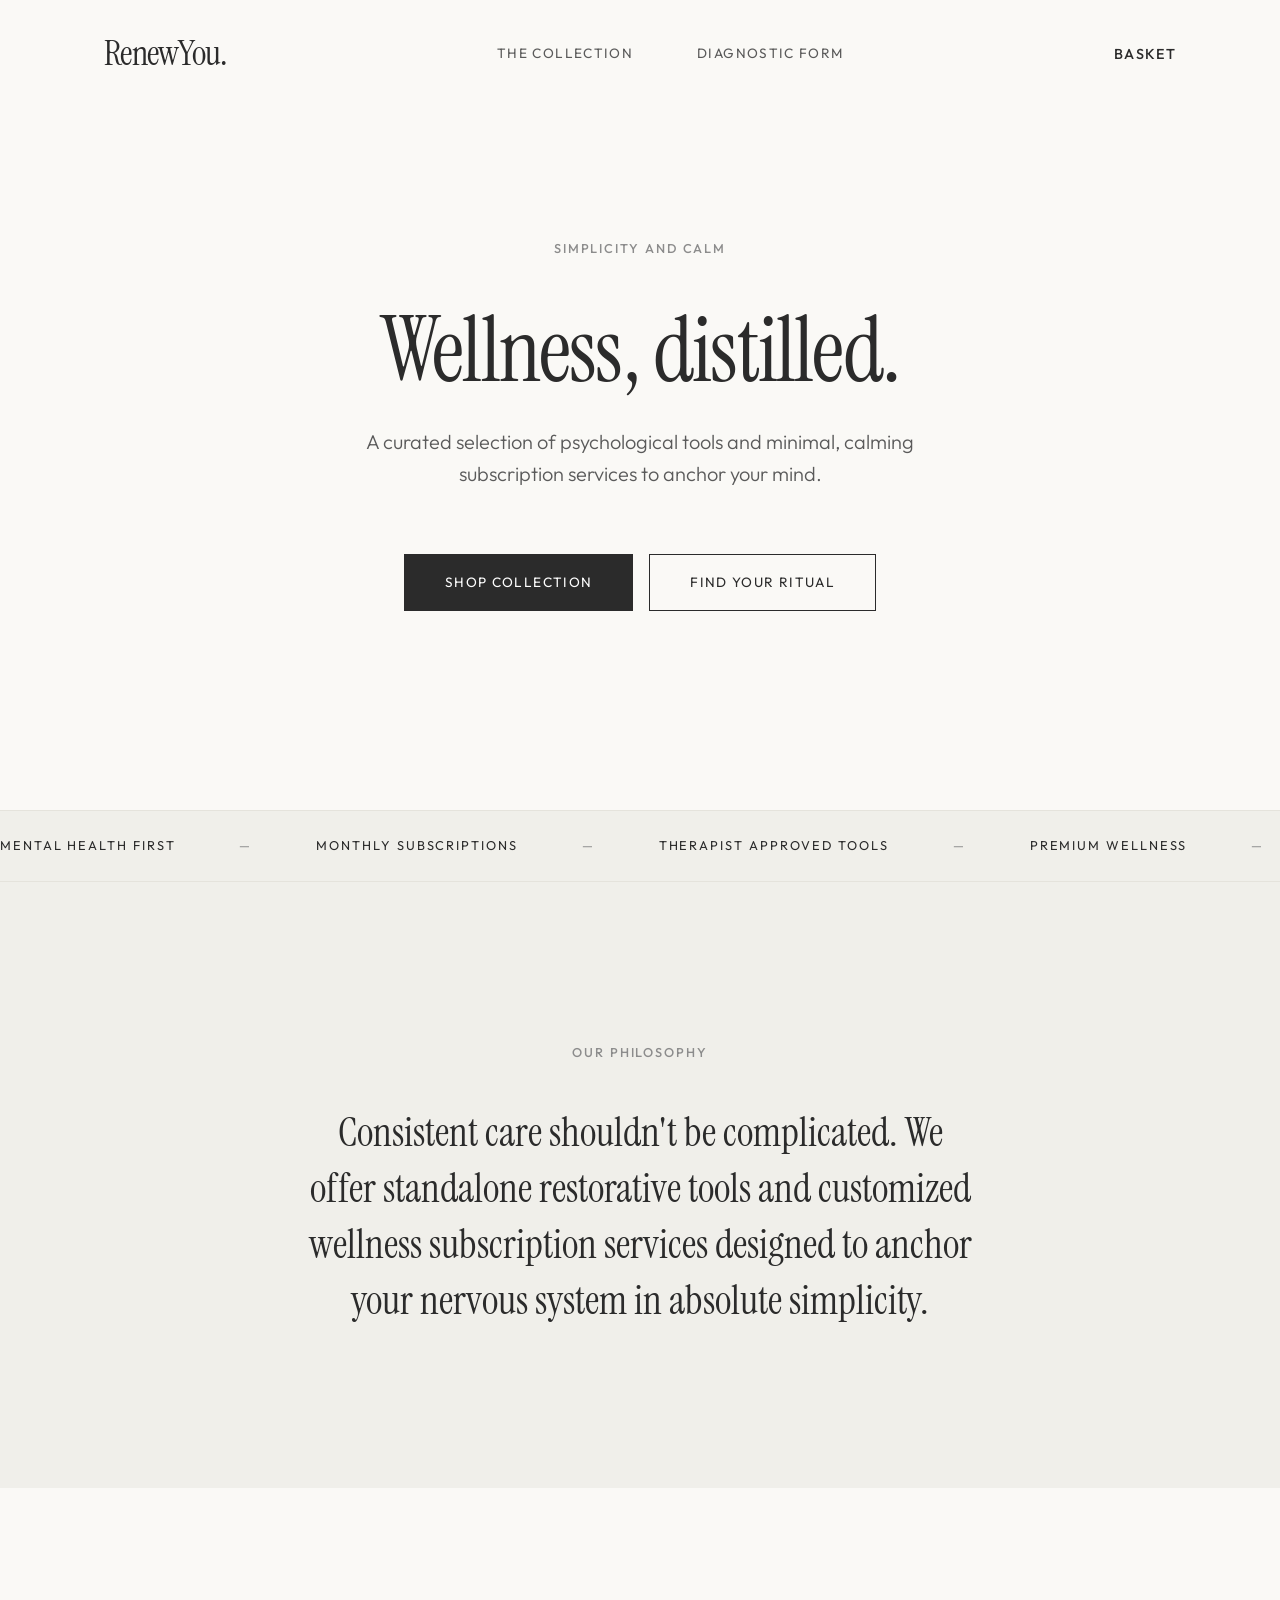
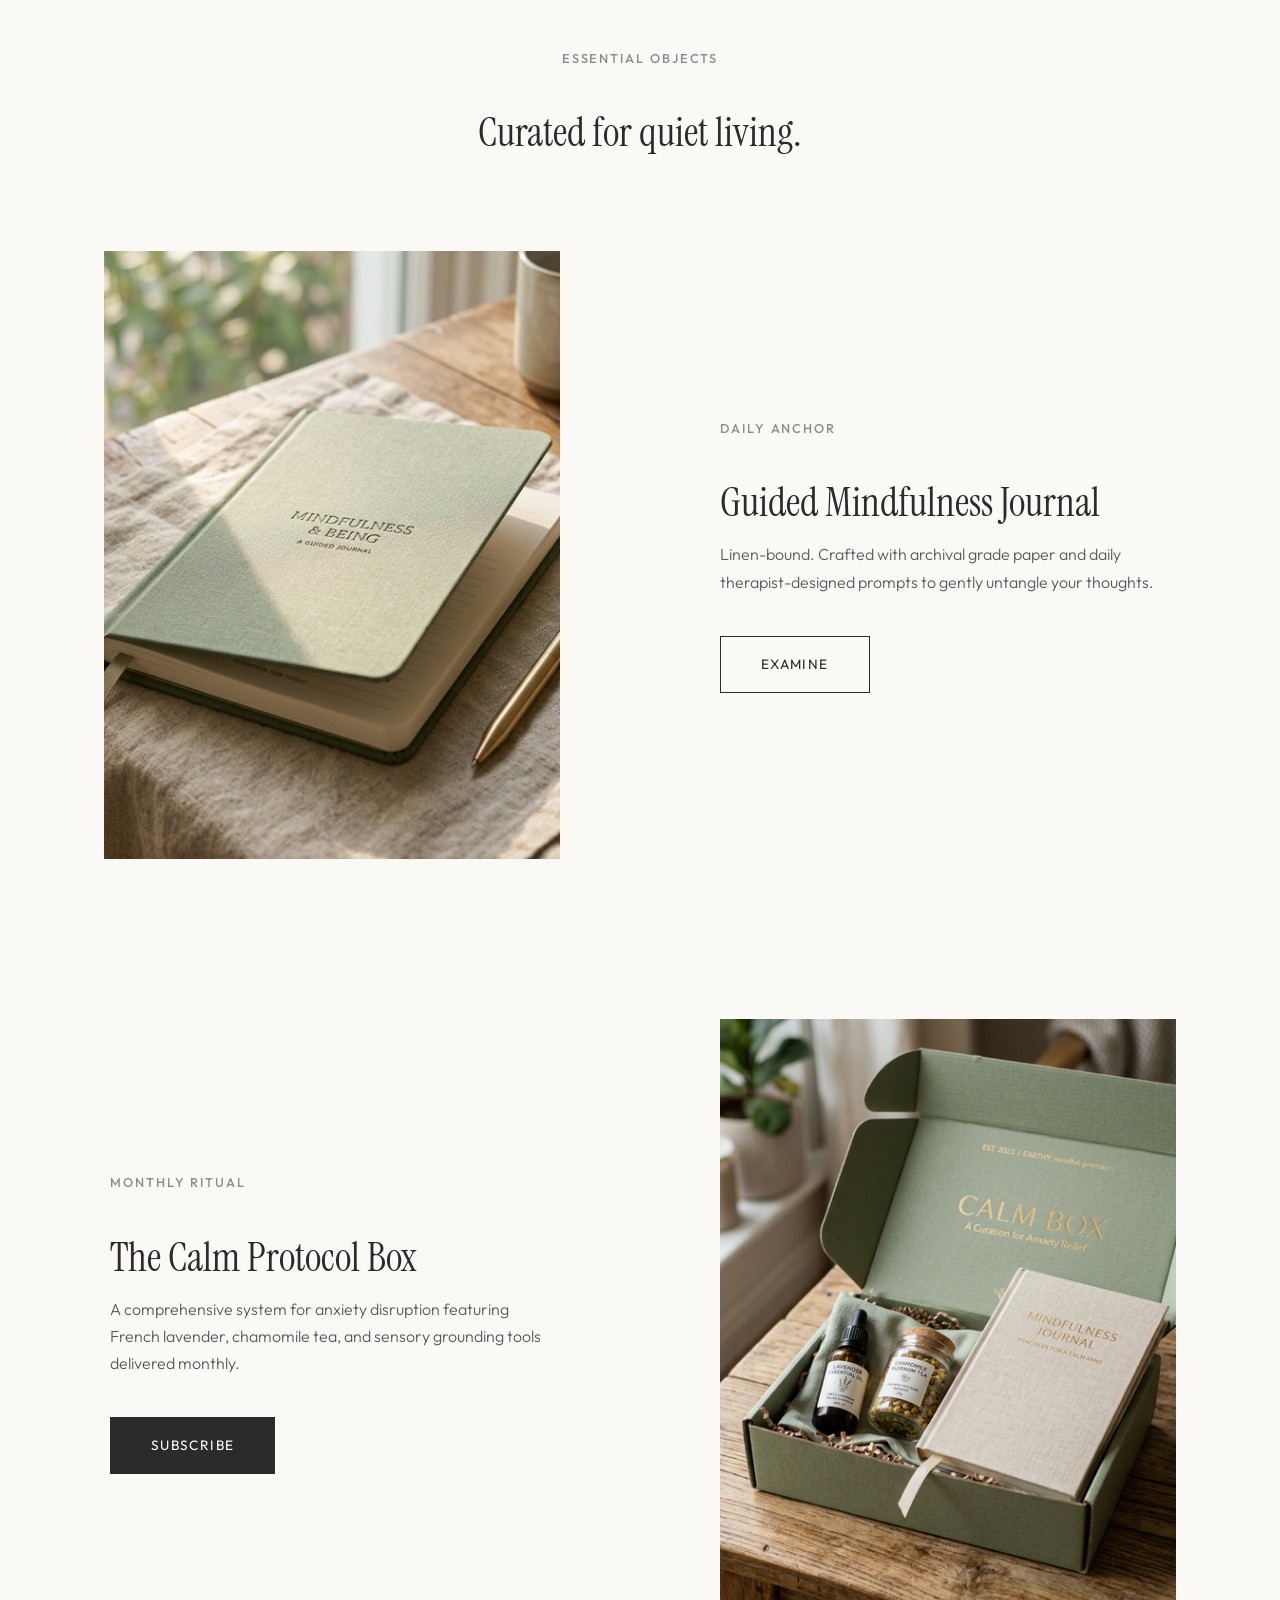
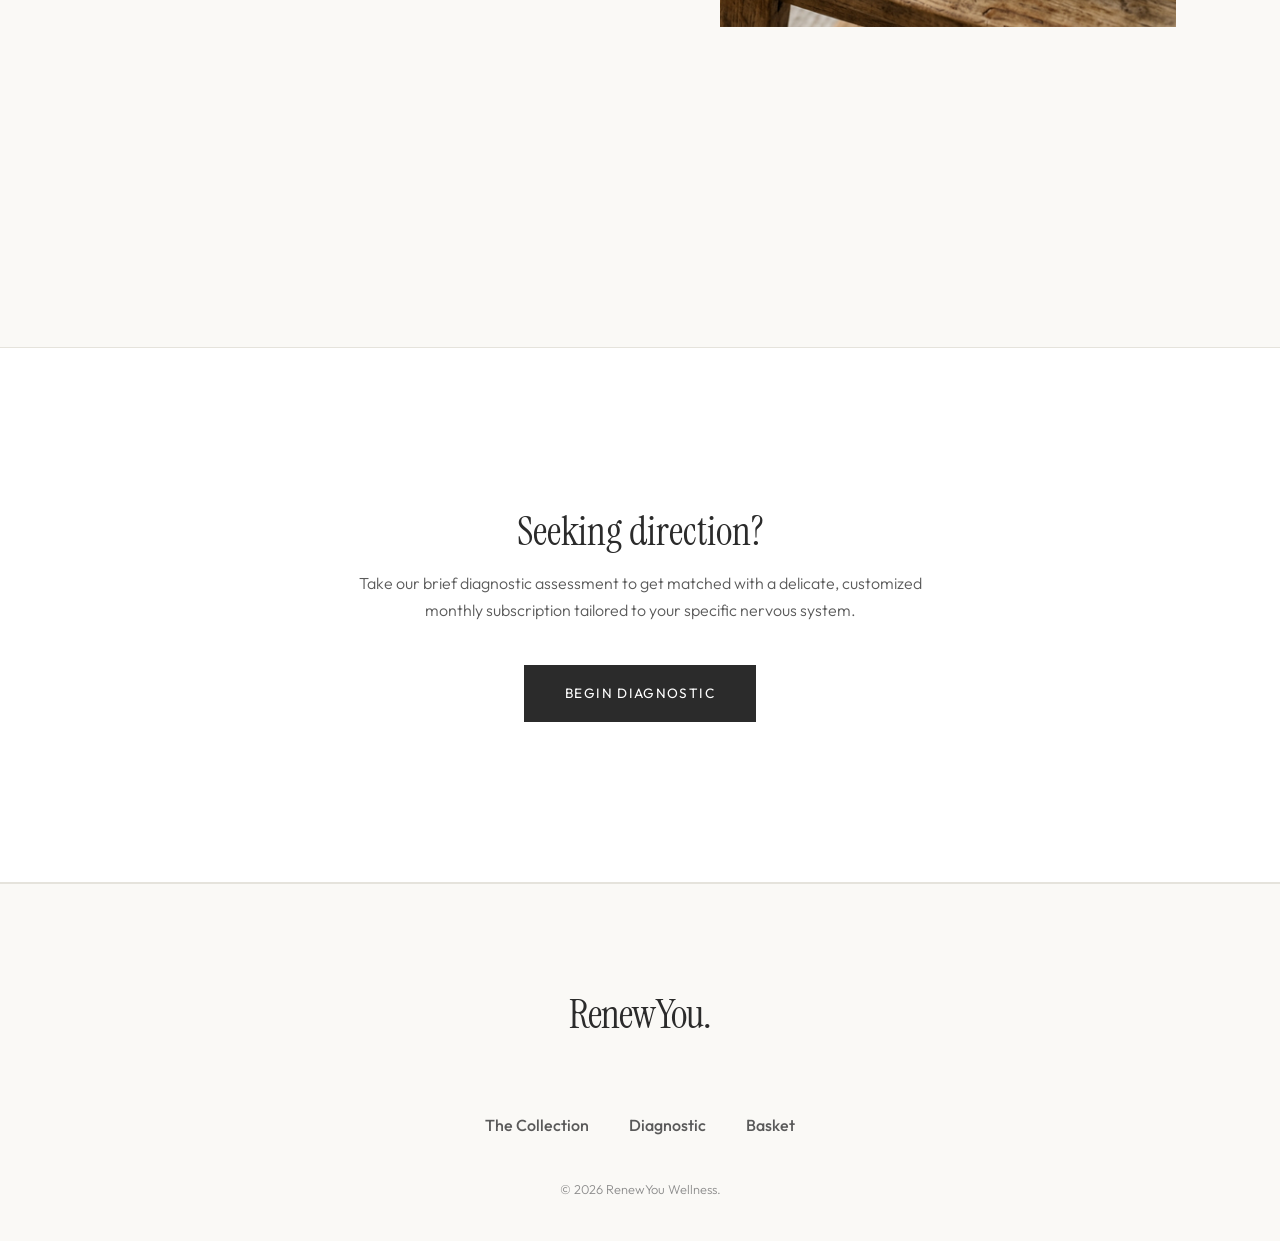
<file: index.html>
<!DOCTYPE html>
<html lang="en">

<head>
  <meta charset="UTF-8">
  <meta name="viewport" content="width=device-width, initial-scale=1.0">
  <title>RenewYou — Cultivating Calm</title>
  <link rel="stylesheet" href="global.css">
  <style>
    /* Minimal Hero */
    .hero {
      min-height: 90vh;
      display: flex;
      align-items: center;
      justify-content: center;
      padding: var(--sp-2xl) var(--sp-lg);
      background: var(--clr-bg);
      text-align: center;
      padding-top: 15vh;
    }

    .hero-content {
      max-width: 800px;
      display: flex;
      flex-direction: column;
      align-items: center;
    }

    .hero-title {
      font-size: var(--fs-display);
      margin-bottom: var(--sp-md);
      color: var(--clr-dark);
      letter-spacing: -0.02em;
    }

    .hero-subtitle {
      font-size: 1.25rem;
      color: var(--clr-text);
      margin-bottom: var(--sp-xl);
      max-width: 600px;
      line-height: 1.6;
      font-weight: 300;
    }

    .manifesto {
      padding: var(--sp-3xl) 0;
      text-align: center;
      background: var(--clr-surface-alt);
    }

    .manifesto-inner {
      max-width: 800px;
      margin: 0 auto;
    }

    .manifesto-text {
      font-size: clamp(1.8rem, 3.5vw, 2.5rem);
      line-height: 1.4;
      color: var(--clr-dark);
      font-family: var(--ff-display);
    }

    .featured-gallery {
      padding: var(--sp-3xl) 0;
      background: var(--clr-bg);
    }

    .gallery-grid {
      display: grid;
      grid-template-columns: 1fr 1fr;
      gap: var(--sp-3xl);
      align-items: center;
      margin-bottom: var(--sp-3xl);
    }

    .gallery-img-wrapper {
      position: relative;
      overflow: hidden;
      background: var(--clr-border);
    }

    .gallery-img-wrapper img {
      width: 100%;
      height: auto;
      aspect-ratio: 3/4;
      object-fit: cover;
      transition: transform 2s var(--ease);
    }

    .gallery-img-wrapper:hover img {
      transform: scale(1.03);
    }

    .gallery-txt {
      padding: var(--sp-lg) 0;
      max-width: 450px;
    }

    .gallery-grid.reversed {
      direction: rtl;
    }

    .gallery-grid.reversed>* {
      direction: ltr;
    }

    .cta-section {
      padding: var(--sp-3xl) var(--sp-md);
      text-align: center;
      background: var(--clr-surface);
      border-top: 1px solid var(--clr-border);
      border-bottom: 1px solid var(--clr-border);
    }

    .cta-inner {
      max-width: 700px;
      margin: 0 auto;
    }

    @media(max-width:992px) {
      .gallery-grid {
        grid-template-columns: 1fr;
        gap: var(--sp-xl);
      }

      .gallery-grid.reversed {
        direction: ltr;
      }

      .gallery-txt {
        text-align: center;
        margin: 0 auto;
      }
    }
  </style>
</head>

<body>

  <!-- NAVBAR -->
  <nav class="navbar" id="navbar">
    <div class="nav-inner">
      <a href="index.html" class="nav-logo">RenewYou.</a>
      <div class="nav-links desktop-only">
        <a href="shop.html">The Collection</a>
        <a href="quiz.html">Diagnostic Form</a>
      </div>
      <a href="cart.html" class="nav-cart">
        <span style="font-size:var(--fs-sm); font-weight:500;">Basket</span>
        <span class="cart-badge" id="cartBadge"></span>
      </a>
    </div>
  </nav>

  <!-- HERO -->
  <header class="hero">
    <div class="hero-content">
      <span class="section-label reveal">Simplicity and Calm</span>
      <h1 class="hero-title reveal delay-1">Wellness, distilled.</h1>
      <p class="hero-subtitle reveal delay-2">A curated selection of psychological tools and minimal, calming
        subscription services to anchor your mind.</p>
      <div style="display:flex; gap:var(--sp-sm); justify-content:center; flex-wrap:wrap;" class="reveal delay-3">
        <a href="shop.html" class="btn btn-accent">Shop Collection</a>
        <a href="quiz.html" class="btn btn-outline">Find Your Ritual</a>
      </div>
    </div>
  </header>

  <!-- MARQUEE -->
  <div class="marquee-wrapper">
    <div class="marquee-content">
      <span>Mental Health First</span>
      <span>Monthly Subscriptions</span>
      <span>Therapist Approved Tools</span>
      <span>Premium Wellness</span>
      <span>Mental Health First</span>
      <span>Monthly Subscriptions</span>
      <span>Therapist Approved Tools</span>
      <span>Premium Wellness</span>
    </div>
  </div>

  <!-- MANIFESTO -->
  <section class="manifesto reveal">
    <div class="container manifesto-inner reveal delay-1">
      <span class="section-label">Our Philosophy</span>
      <h2 class="manifesto-text">
        Consistent care shouldn't be complicated. We offer standalone restorative tools and customized wellness
        subscription services designed to anchor your nervous system in absolute simplicity.
      </h2>
    </div>
  </section>

  <!-- FEATURED GALLERY -->
  <section class="featured-gallery">
    <div class="container">
      <div style="text-align:center; margin-bottom:var(--sp-2xl);" class="reveal">
        <span class="section-label">Essential Objects</span>
        <h2 style="font-size:var(--fs-h2);">Curated for quiet living.</h2>
      </div>

      <div style="display:flex; flex-direction:column;">

        <div class="gallery-grid">
          <div class="gallery-img-wrapper reveal">
            <img src="assets/journal.png" alt="Guided Mindfulness Journal">
          </div>
          <div class="gallery-txt reveal delay-1">
            <span class="section-label">Daily Anchor</span>
            <h3 style="font-size:var(--fs-h2); margin-bottom:var(--sp-sm);">Guided Mindfulness Journal</h3>
            <p style="margin-bottom:var(--sp-lg);">Linen-bound. Crafted with archival grade paper and daily
              therapist-designed prompts to gently untangle your thoughts.</p>
            <a href="product.html?id=journal" class="btn btn-outline">Examine</a>
          </div>
        </div>

        <div class="gallery-grid reversed">
          <div class="gallery-img-wrapper reveal">
            <img src="assets/calm_box.png" alt="The Calm Box">
          </div>
          <div class="gallery-txt reveal delay-1">
            <span class="section-label">Monthly Ritual</span>
            <h3 style="font-size:var(--fs-h2); margin-bottom:var(--sp-sm);">The Calm Protocol Box</h3>
            <p style="margin-bottom:var(--sp-lg);">A comprehensive system for anxiety disruption featuring French
              lavender, chamomile tea, and sensory grounding tools delivered monthly.</p>
            <a href="product.html?id=calm-box" class="btn btn-accent">Subscribe</a>
          </div>
        </div>

      </div>
    </div>
  </section>

  <!-- CTA -->
  <section class="cta-section reveal">
    <div class="container cta-inner reveal delay-1">
      <h2 style="font-size:var(--fs-h2); margin-bottom:var(--sp-sm);">Seeking direction?</h2>
      <p style="margin:0 auto var(--sp-lg);">Take our brief diagnostic assessment to get matched with a delicate,
        customized monthly subscription tailored to your specific nervous system.</p>
      <a href="quiz.html" class="btn btn-accent">Begin Diagnostic</a>
    </div>
  </section>

  <!-- FOOTER -->
  <footer class="footer">
    <div class="footer-inner container">
      <div class="nav-logo">RenewYou.</div>
      <div style="display:flex; gap:var(--sp-lg); margin:var(--sp-lg) 0; font-family:var(--ff-body); font-weight:500;">
        <a href="shop.html">The Collection</a>
        <a href="quiz.html">Diagnostic</a>
        <a href="cart.html">Basket</a>
      </div>
      <p style="font-size:var(--fs-xs); color:var(--clr-text-light);">© 2026 RenewYou Wellness.</p>
    </div>
  </footer>

  <script src="app.js"></script>
</body>

</html>
</file>
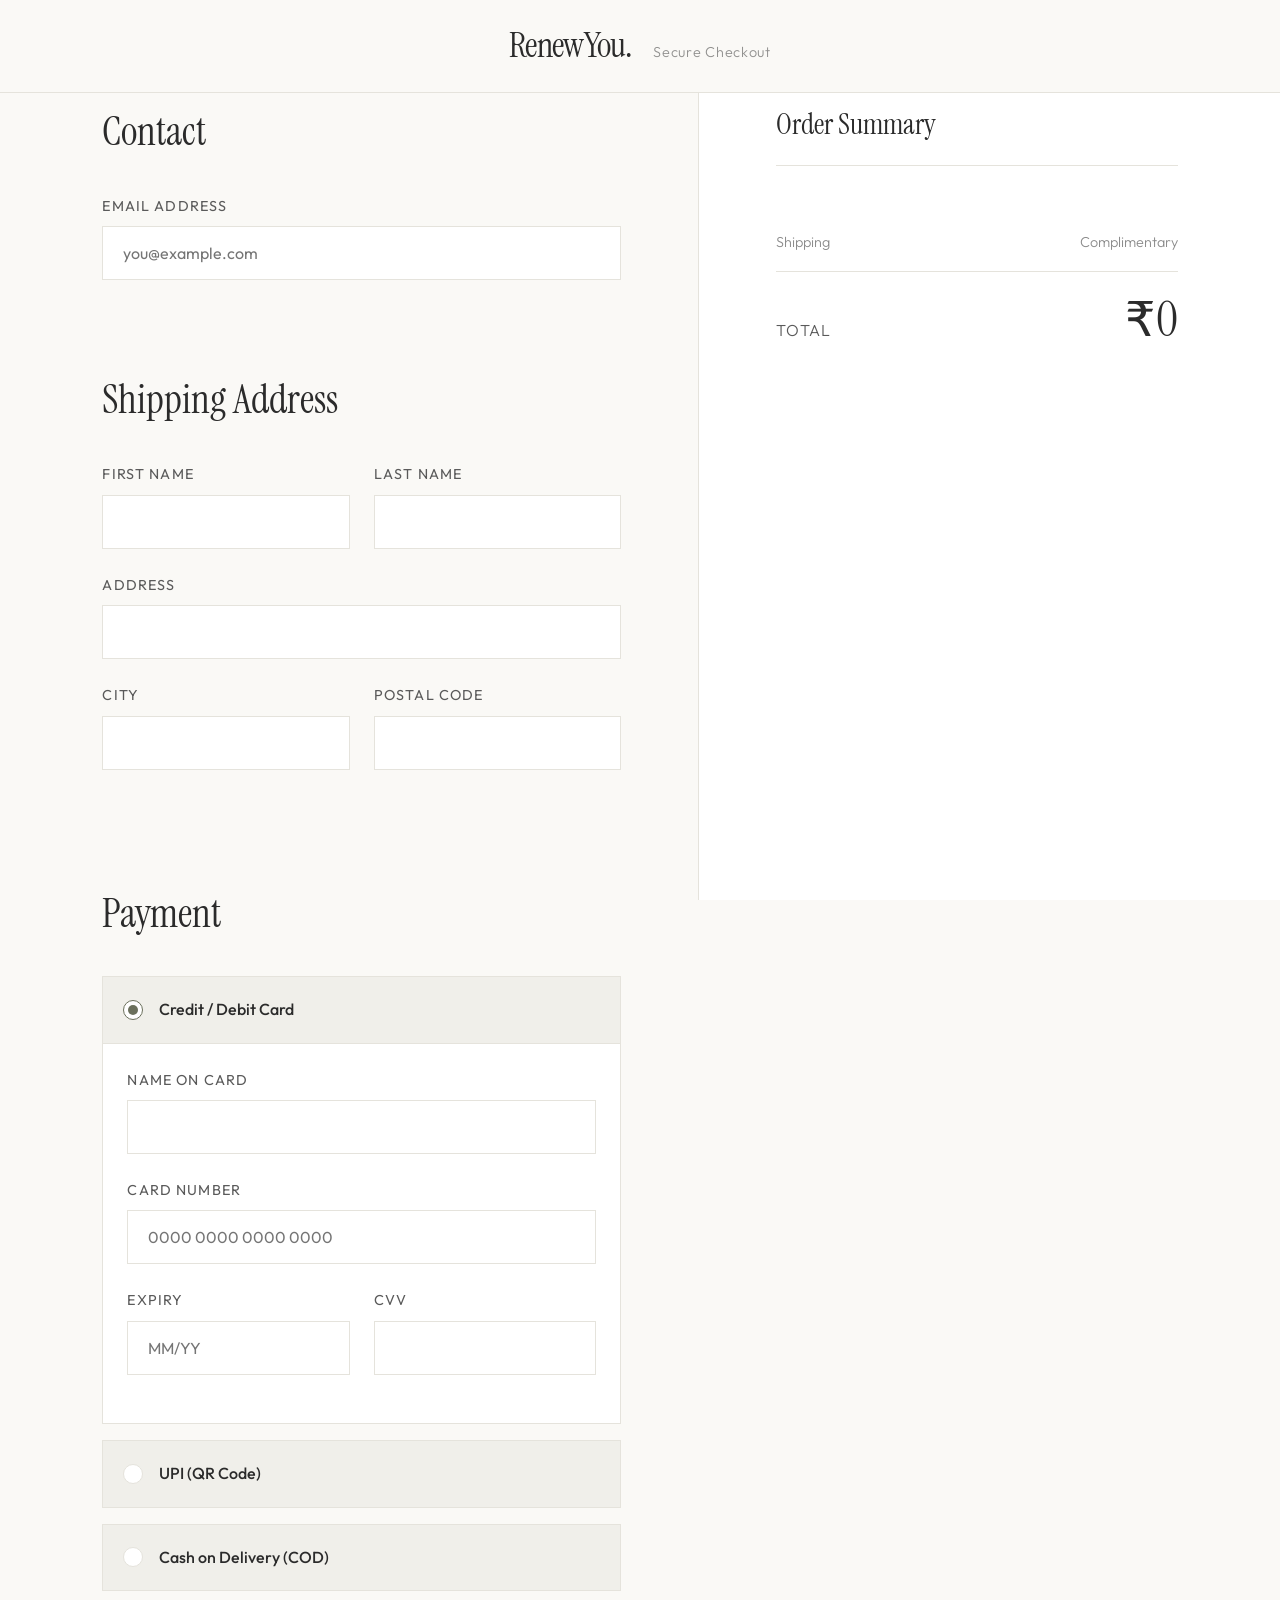
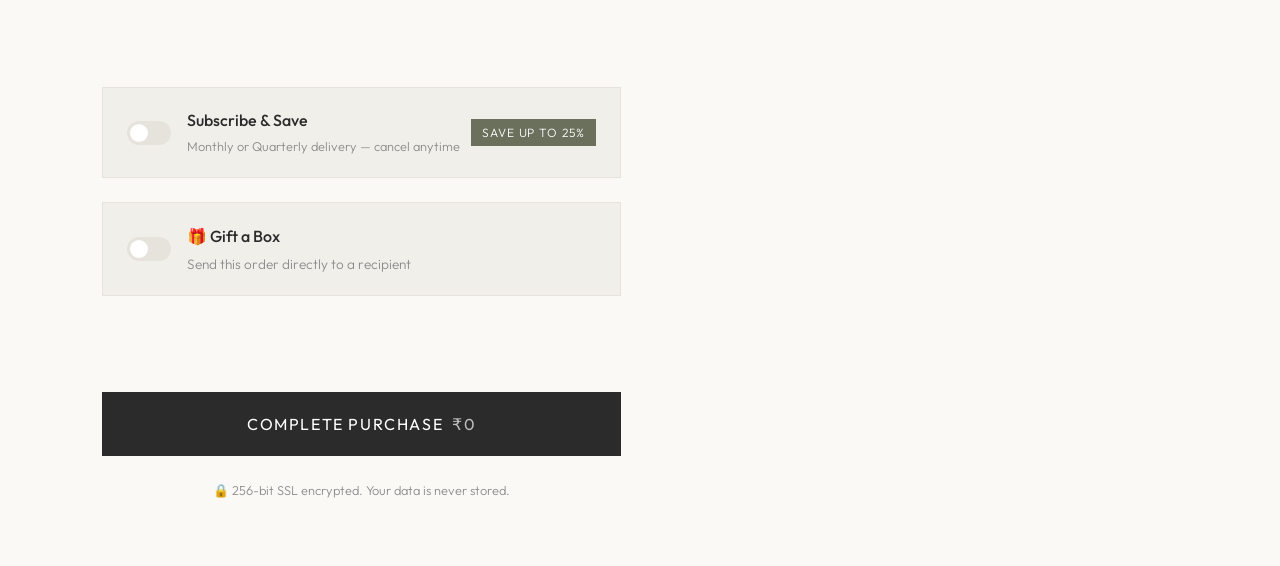
<file: checkout.html>
<!DOCTYPE html>
<html lang="en">

<head>
    <meta charset="UTF-8">
    <meta name="viewport" content="width=device-width, initial-scale=1.0">
    <title>Secure Checkout — RenewYou</title>
    <link rel="stylesheet" href="global.css">
    <style>
        .checkout-page {
            background: var(--clr-bg);
            min-height: 100vh;
            display: grid;
            grid-template-columns: 1.2fr 1fr;
            max-width: 1400px;
            margin: 0 auto;
        }

        .checkout-form-col {
            padding: 12vh 6vw var(--sp-xl) 8vw;
        }

        .checkout-summary-col {
            padding: 12vh 8vw var(--sp-xl) 6vw;
            background: var(--clr-surface);
            position: sticky;
            top: 0;
            height: 100vh;
            overflow-y: auto;
            border-left: 1px solid var(--clr-border);
        }

        .form-section-title {
            font-size: var(--fs-h2);
            margin: var(--sp-2xl) 0 var(--sp-lg);
            font-weight: 400;
        }

        .form-section-title:first-of-type {
            margin-top: 0;
        }

        .form-group {
            margin-bottom: var(--sp-md);
        }

        .form-group label {
            display: block;
            margin-bottom: 0.5rem;
            font-size: var(--fs-sm);
            font-weight: 400;
            text-transform: uppercase;
            letter-spacing: 0.08em;
            color: var(--clr-text);
        }

        .form-group input[type="text"],
        .form-group input[type="email"],
        .form-group input[type="password"] {
            width: 100%;
            padding: 1rem 1.2rem;
            border: 1px solid var(--clr-border);
            background: #fff;
            font-family: var(--ff-body);
            font-size: 1rem;
            transition: var(--transition);
            color: var(--clr-dark);
            outline: none;
        }

        .form-group input:focus {
            border-color: var(--clr-dark);
        }

        .form-row {
            display: grid;
            grid-template-columns: 1fr 1fr;
            gap: var(--sp-md);
        }

        /* ---- Subscription Block ---- */
        .subscription-block {
            margin-top: var(--sp-xl);
            border: 1px solid var(--clr-border);
        }

        .sub-header {
            display: flex;
            align-items: center;
            justify-content: space-between;
            padding: 1.2rem 1.5rem;
            cursor: pointer;
            background: var(--clr-surface-alt);
            user-select: none;
        }

        .sub-header-left {
            display: flex;
            align-items: center;
            gap: 1rem;
        }

        .sub-toggle-checkbox {
            appearance: none;
            width: 44px;
            height: 24px;
            background: var(--clr-border);
            border-radius: 12px;
            cursor: pointer;
            position: relative;
            transition: background 0.3s;
        }

        .sub-toggle-checkbox::after {
            content: '';
            position: absolute;
            width: 18px;
            height: 18px;
            background: #fff;
            border-radius: 50%;
            top: 3px;
            left: 3px;
            transition: left 0.3s;
        }

        .sub-toggle-checkbox:checked {
            background: var(--clr-accent);
        }

        .sub-toggle-checkbox:checked::after {
            left: 23px;
        }

        .sub-header-label {
            font-weight: 500;
            color: var(--clr-dark);
            font-size: 1rem;
        }

        .sub-header-badge {
            font-size: 0.75rem;
            padding: 0.2rem 0.7rem;
            background: var(--clr-accent);
            color: #fff;
            text-transform: uppercase;
            letter-spacing: 0.08em;
        }

        .sub-body {
            display: none;
            padding: 1.5rem;
            border-top: 1px solid var(--clr-border);
            flex-direction: column;
            gap: 1rem;
        }

        .sub-body.open {
            display: flex;
        }

        /* Frequency selector */
        .freq-toggle {
            display: grid;
            grid-template-columns: 1fr 1fr 1fr;
            border: 1px solid var(--clr-border);
        }

        .freq-option {
            display: none;
        }

        .freq-label {
            padding: 0.9rem;
            text-align: center;
            font-size: 0.85rem;
            text-transform: uppercase;
            letter-spacing: 0.08em;
            cursor: pointer;
            border-right: 1px solid var(--clr-border);
            color: var(--clr-text);
            transition: var(--transition);
        }

        .freq-label:last-of-type {
            border-right: none;
        }

        .freq-option:checked+.freq-label {
            background: var(--clr-dark);
            color: #fff;
        }

        .sub-perks {
            background: var(--clr-surface-alt);
            padding: 1rem 1.2rem;
            font-size: 0.85rem;
            line-height: 1.8;
            color: var(--clr-text);
            border: 1px solid var(--clr-border);
        }

        .sub-perks li::before {
            content: '✓  ';
            color: var(--clr-accent);
            font-weight: 600;
        }

        /* ---- Gift Box Block ---- */
        .gift-block {
            margin-top: var(--sp-md);
            border: 1px solid var(--clr-border);
        }

        .gift-header {
            display: flex;
            align-items: center;
            gap: 1rem;
            padding: 1.2rem 1.5rem;
            cursor: pointer;
            background: var(--clr-surface-alt);
            user-select: none;
        }

        .gift-label {
            font-size: 1rem;
            font-weight: 500;
            color: var(--clr-dark);
        }

        .gift-sub {
            font-size: 0.85rem;
            color: var(--clr-text-light);
            margin-top: 0.2rem;
        }

        .gift-toggle-checkbox {
            appearance: none;
            width: 44px;
            height: 24px;
            background: var(--clr-border);
            border-radius: 12px;
            cursor: pointer;
            position: relative;
            transition: background 0.3s;
            flex-shrink: 0;
        }

        .gift-toggle-checkbox::after {
            content: '';
            position: absolute;
            width: 18px;
            height: 18px;
            background: #fff;
            border-radius: 50%;
            top: 3px;
            left: 3px;
            transition: left 0.3s;
        }

        .gift-toggle-checkbox:checked {
            background: var(--clr-dark);
        }

        .gift-toggle-checkbox:checked::after {
            left: 23px;
        }

        .gift-body {
            display: none;
            padding: 1.5rem;
            border-top: 1px solid var(--clr-border);
            flex-direction: column;
            gap: var(--sp-md);
        }

        .gift-body.open {
            display: flex;
        }

        /* Savings line */
        .savings-line {
            display: flex;
            justify-content: space-between;
            align-items: center;
            padding: 0.8rem 1rem;
            background: #f5f5f0;
            border: 1px solid var(--clr-border);
            font-size: 0.85rem;
            color: var(--clr-accent);
            margin-bottom: var(--sp-md);
        }

        .savings-line strong {
            font-size: 1rem;
            font-weight: 500;
            color: var(--clr-dark);
        }

        /* Checkbox Override */
        input[type="checkbox"]:not(.sub-toggle-checkbox):not(.gift-toggle-checkbox) {
            appearance: none;
            width: 20px;
            height: 20px;
            border: 1px solid var(--clr-border);
            background: #fff;
            cursor: pointer;
            position: relative;
            transition: var(--transition);
            flex-shrink: 0;
        }

        input[type="checkbox"]:not(.sub-toggle-checkbox):not(.gift-toggle-checkbox):checked {
            background: var(--clr-accent);
            border-color: var(--clr-accent);
        }

        input[type="checkbox"]:not(.sub-toggle-checkbox):not(.gift-toggle-checkbox):checked::after {
            content: '';
            position: absolute;
            left: 6px;
            top: 2px;
            width: 5px;
            height: 9px;
            border: solid white;
            border-width: 0 2px 2px 0;
            transform: rotate(45deg);
        }

        /* ---- Payment Options ---- */
        .payment-method {
            border: 1px solid var(--clr-border);
            margin-bottom: var(--sp-sm);
            background: #fff;
        }

        .payment-header {
            padding: 1.2rem;
            background: var(--clr-surface-alt);
            display: flex;
            gap: 1rem;
            align-items: center;
            cursor: pointer;
            width: 100%;
            margin: 0;
            user-select: none;
        }

        .payment-header span {
            font-size: 1rem;
            font-weight: 500;
            color: var(--clr-dark);
        }

        .payment-body {
            display: none;
            padding: 1.5rem;
            border-top: 1px solid var(--clr-border);
            background: #fff;
        }

        .payment-body.open {
            display: block;
        }

        .payment-radio {
            appearance: none;
            width: 20px;
            height: 20px;
            border: 1px solid var(--clr-border);
            border-radius: 50%;
            outline: none;
            cursor: pointer;
            position: relative;
            background: #fff;
            flex-shrink: 0;
            margin: 0;
        }

        .payment-radio:checked {
            border-color: var(--clr-accent);
        }

        .payment-radio:checked::after {
            content: '';
            position: absolute;
            top: 4px;
            left: 4px;
            width: 10px;
            height: 10px;
            border-radius: 50%;
            background: var(--clr-accent);
        }

        /* Success Overlay */
        .success-overlay {
            position: fixed;
            inset: 0;
            background: var(--clr-bg);
            z-index: 2000;
            display: none;
            align-items: center;
            justify-content: center;
            text-align: center;
            flex-direction: column;
            padding: var(--sp-xl);
        }

        .success-icon {
            font-size: 4rem;
            margin-bottom: var(--sp-lg);
        }

        @media(max-width:992px) {
            .checkout-page {
                grid-template-columns: 1fr;
            }

            .checkout-summary-col {
                order: -1;
                border-left: none;
                border-bottom: 1px solid var(--clr-border);
                height: auto;
                position: static;
                padding: var(--sp-xl) var(--sp-lg);
            }

            .checkout-form-col {
                padding: var(--sp-2xl) var(--sp-lg);
            }
        }
    </style>
</head>

<body>
    <nav class="navbar scrolled">
        <div class="nav-inner" style="justify-content:center;">
            <a href="index.html" class="nav-logo">RenewYou. <span
                    style="font-family:var(--ff-body); font-size:0.9rem; font-weight:300; opacity:0.5; margin-left:1rem; letter-spacing:0.05em;">Secure
                    Checkout</span></a>
        </div>
    </nav>

    <div class="checkout-page">
        <!-- LEFT: Form -->
        <div class="checkout-form-col">
            <form id="checkoutForm">

                <h3 class="form-section-title">Contact</h3>
                <div class="form-group">
                    <label for="email">Email Address</label>
                    <input type="email" id="email" required placeholder="you@example.com">
                </div>

                <h3 class="form-section-title">Shipping Address</h3>
                <div class="form-row">
                    <div class="form-group"><label>First Name</label><input type="text" id="firstName" required></div>
                    <div class="form-group"><label>Last Name</label><input type="text" id="lastName" required></div>
                </div>
                <div class="form-group"><label>Address</label><input type="text" id="address" required></div>
                <div class="form-row">
                    <div class="form-group"><label>City</label><input type="text" id="city" required></div>
                    <div class="form-group"><label>Postal Code</label><input type="text" id="pinCode" required></div>
                </div>

                <h3 class="form-section-title">Payment</h3>

                <div class="payment-method">
                    <label class="payment-header" for="payCard">
                        <input type="radio" name="paymentType" id="payCard" class="payment-radio" value="card" checked>
                        <span>Credit / Debit Card</span>
                    </label>
                    <div class="payment-body open" id="paymentBodyCard">
                        <div class="form-group"><label>Name on Card</label><input type="text" id="cardName" required>
                        </div>
                        <div class="form-group"><label>Card Number</label><input type="text" id="cardNumber"
                                placeholder="0000 0000 0000 0000" maxlength="19" required></div>
                        <div class="form-row">
                            <div class="form-group"><label>Expiry</label><input type="text" id="expiry"
                                    placeholder="MM/YY" maxlength="5" required></div>
                            <div class="form-group"><label>CVV</label><input type="password" id="cvv" maxlength="3"
                                    required></div>
                        </div>
                    </div>
                </div>

                <div class="payment-method">
                    <label class="payment-header" for="payUPI">
                        <input type="radio" name="paymentType" id="payUPI" class="payment-radio" value="upi">
                        <span>UPI (QR Code)</span>
                    </label>
                    <div class="payment-body" id="paymentBodyUPI" style="text-align: center;">
                        <p style="font-size: 0.9rem; margin-bottom: 1rem; color: var(--clr-text);">Scan the QR code
                            below with any UPI app to complete the payment.</p>
                        <div
                            style="padding: 1rem; border: 1px solid var(--clr-border); display: inline-block; background: #fff; border-radius: 8px;">
                            <img src="assets/QR.jpeg" id="upiQRImage" alt="UPI QR Code" style="width: 200px; height: 200px; object-fit: contain;">
                        </div>
                        <div class="form-group" style="text-align: left; margin-top: 1.5rem;">
                            <label>UPI Transaction Reference Number</label>
                            <input type="text" id="upiRef" placeholder="e.g. 123456789012">
                        </div>
                    </div>
                </div>

                <div class="payment-method">
                    <label class="payment-header" for="payCOD">
                        <input type="radio" name="paymentType" id="payCOD" class="payment-radio" value="cod">
                        <span>Cash on Delivery (COD)</span>
                    </label>
                    <div class="payment-body" id="paymentBodyCOD">
                        <p style="font-size: 0.9rem; color: var(--clr-text);">Pay with cash or UPI when your order is
                            delivered. Please keep exact change ready if paying by cash.</p>
                    </div>
                </div>

                <!-- SUBSCRIPTION BLOCK -->
                <div class="subscription-block" style="margin-top:var(--sp-2xl);">
                    <div class="sub-header" id="subHeader">
                        <div class="sub-header-left">
                            <input type="checkbox" class="sub-toggle-checkbox" id="subscribeToggle">
                            <div>
                                <div class="sub-header-label">Subscribe &amp; Save</div>
                                <div style="font-size:0.8rem; color:var(--clr-text-light); margin-top:2px;">Monthly or
                                    Quarterly delivery — cancel anytime</div>
                            </div>
                        </div>
                        <span class="sub-header-badge" id="subBadge">Save up to 25%</span>
                    </div>

                    <div class="sub-body" id="subBody">
                        <!-- Frequency Toggle -->
                        <div>
                            <div
                                style="font-size:0.8rem; text-transform:uppercase; letter-spacing:0.1em; color:var(--clr-text-light); margin-bottom:0.75rem;">
                                Delivery Frequency</div>
                            <div class="freq-toggle">
                                <input type="radio" name="freq" id="freqMonthly" class="freq-option" value="monthly"
                                    checked>
                                <label class="freq-label" for="freqMonthly">Monthly<br><span
                                        style="font-size:0.7rem; opacity:0.7;">Save 15%</span></label>

                                <input type="radio" name="freq" id="freqQuarterly" class="freq-option"
                                    value="quarterly">
                                <label class="freq-label" for="freqQuarterly">Quarterly<br><span
                                        style="font-size:0.7rem; opacity:0.7;">Save 20%</span></label>

                                <input type="radio" name="freq" id="freqPrepay" class="freq-option" value="prepay6">
                                <label class="freq-label" for="freqPrepay">Prepay 6mo<br><span
                                        style="font-size:0.7rem; opacity:0.7;">Save 25%</span></label>
                            </div>
                        </div>

                        <!-- Savings preview -->
                        <div class="savings-line" id="savingsLine">
                            <span>Subscription discount applied</span>
                            <strong id="savingsAmount">—</strong>
                        </div>

                        <!-- Perks -->
                        <div class="sub-perks">
                            <ul>
                                <li>Expert-curated box contents each cycle</li>
                                <li>Access to RenewYou Community Forum</li>
                                <li>Digital Companion App (iOS &amp; Android)</li>
                                <li>Priority shipping &amp; early access drops</li>
                                <li>Pause or cancel anytime, no questions asked</li>
                            </ul>
                        </div>
                    </div>
                </div>

                <!-- GIFT BOX BLOCK -->
                <div class="gift-block">
                    <div class="gift-header" id="giftHeader">
                        <input type="checkbox" class="gift-toggle-checkbox" id="giftToggle">
                        <div style="flex:1;">
                            <div class="gift-label">🎁 Gift a Box</div>
                            <div class="gift-sub">Send this order directly to a recipient</div>
                        </div>
                    </div>
                    <div class="gift-body" id="giftBody">
                        <div class="form-group"><label>Recipient Name</label><input type="text" id="giftName"
                                placeholder="Who is this for?"></div>
                        <div class="form-group"><label>Recipient Email <span style="opacity:0.5;">(for digital
                                    items)</span></label><input type="email" id="giftEmail"
                                placeholder="recipient@email.com"></div>
                        <div class="form-group">
                            <label>Gift Message <span style="opacity:0.5;">(optional)</span></label>
                            <textarea id="giftMessage" rows="3"
                                style="width:100%; padding:1rem; border:1px solid var(--clr-border); font-family:var(--ff-body); font-size:0.95rem; background:#fff; color:var(--clr-dark); resize:vertical; outline:none;"
                                placeholder="Write something heartfelt..."></textarea>
                        </div>
                        <div
                            style="display:flex; align-items:center; gap:0.8rem; padding:1rem; background:var(--clr-surface-alt); font-size:0.85rem; color:var(--clr-text);">
                            <input type="checkbox" id="giftWrap">
                            <label for="giftWrap" style="cursor:pointer;">Add premium gift wrap + handwritten card
                                (+₹299)</label>
                        </div>
                    </div>
                </div>

                <button type="submit" class="btn btn-accent btn-block btn-lg"
                    style="margin-top:var(--sp-2xl); font-size:1rem; padding:1.3rem;">
                    Complete Purchase &nbsp;<span id="checkoutBtnAmount" style="opacity:0.7;">₹0</span>
                </button>

                <p style="text-align:center; font-size:0.8rem; color:var(--clr-text-light); margin-top:var(--sp-md);">
                    🔒 256-bit SSL encrypted. Your data is never stored.
                </p>
            </form>
        </div>

        <!-- RIGHT: Summary -->
        <div class="checkout-summary-col">
            <h3
                style="font-size:1.8rem; font-family:var(--ff-display); font-weight:400; margin-bottom:var(--sp-xl); border-bottom:1px solid var(--clr-border); padding-bottom:var(--sp-md);">
                Order Summary</h3>

            <div id="checkoutItemsList" style="margin-bottom:var(--sp-xl);"></div>

            <div
                style="display:flex; justify-content:space-between; font-size:0.9rem; margin-bottom:0.8rem; color:var(--clr-text-light);">
                <span>Shipping</span><span>Complimentary</span>
            </div>
            <div id="discountRow"
                style="display:none; justify-content:space-between; font-size:0.9rem; margin-bottom:0.8rem; color:var(--clr-accent);">
                <span id="discountLabel">Subscription Discount</span><span id="discountValue"></span>
            </div>
            <div id="giftWrapRow"
                style="display:none; justify-content:space-between; font-size:0.9rem; margin-bottom:0.8rem; color:var(--clr-text-light);">
                <span>Gift Wrap</span><span>+₹299</span>
            </div>
            <div
                style="display:flex; justify-content:space-between; align-items:baseline; border-top:1px solid var(--clr-border); padding-top:1.5rem; margin-top:1rem;">
                <span style="font-size:1rem; text-transform:uppercase; letter-spacing:0.08em;">Total</span>
                <span id="checkoutTotal"
                    style="font-family:var(--ff-display); font-size:3rem; color:var(--clr-dark); line-height:1;">₹0</span>
            </div>

            <!-- Subscription summary card -->
            <div id="subSummaryCard"
                style="display:none; margin-top:var(--sp-xl); padding:1.2rem; border:1px solid var(--clr-border); background:var(--clr-surface-alt); font-size:0.85rem; line-height:1.7;">
                <div style="font-weight:500; color:var(--clr-dark); margin-bottom:0.5rem;">Subscription Active</div>
                <div id="subSummaryText" style="color:var(--clr-text);"></div>
            </div>

            <!-- Gift summary -->
            <div id="giftSummaryCard"
                style="display:none; margin-top:var(--sp-md); padding:1.2rem; border:1px solid var(--clr-border); background:#fefefe; font-size:0.85rem; line-height:1.7; color:var(--clr-text);">
                <div style="font-weight:500; color:var(--clr-dark); margin-bottom:0.5rem;">🎁 Gift Order</div>
                <div id="giftSummaryText"></div>
            </div>
        </div>
    </div>

    <!-- Success Overlay -->
    <div class="success-overlay" id="successOverlay">
        <div class="success-icon">✦</div>
        <h2 style="font-size:clamp(2.5rem, 6vw, 4rem); margin-bottom:var(--sp-sm);">Your journey begins.</h2>
        <p style="font-size:1.1rem; color:var(--clr-text); margin-bottom:var(--sp-2xl); max-width:450px;"
            id="successMessage">Your restorative tools are being prepared.</p>
        <a href="index.html" class="btn btn-outline" style="min-width:200px;">Return Home</a>
    </div>

    <script src="app.js"></script>
    <script src="checkout.js"></script>
</body>

</html>
</file>
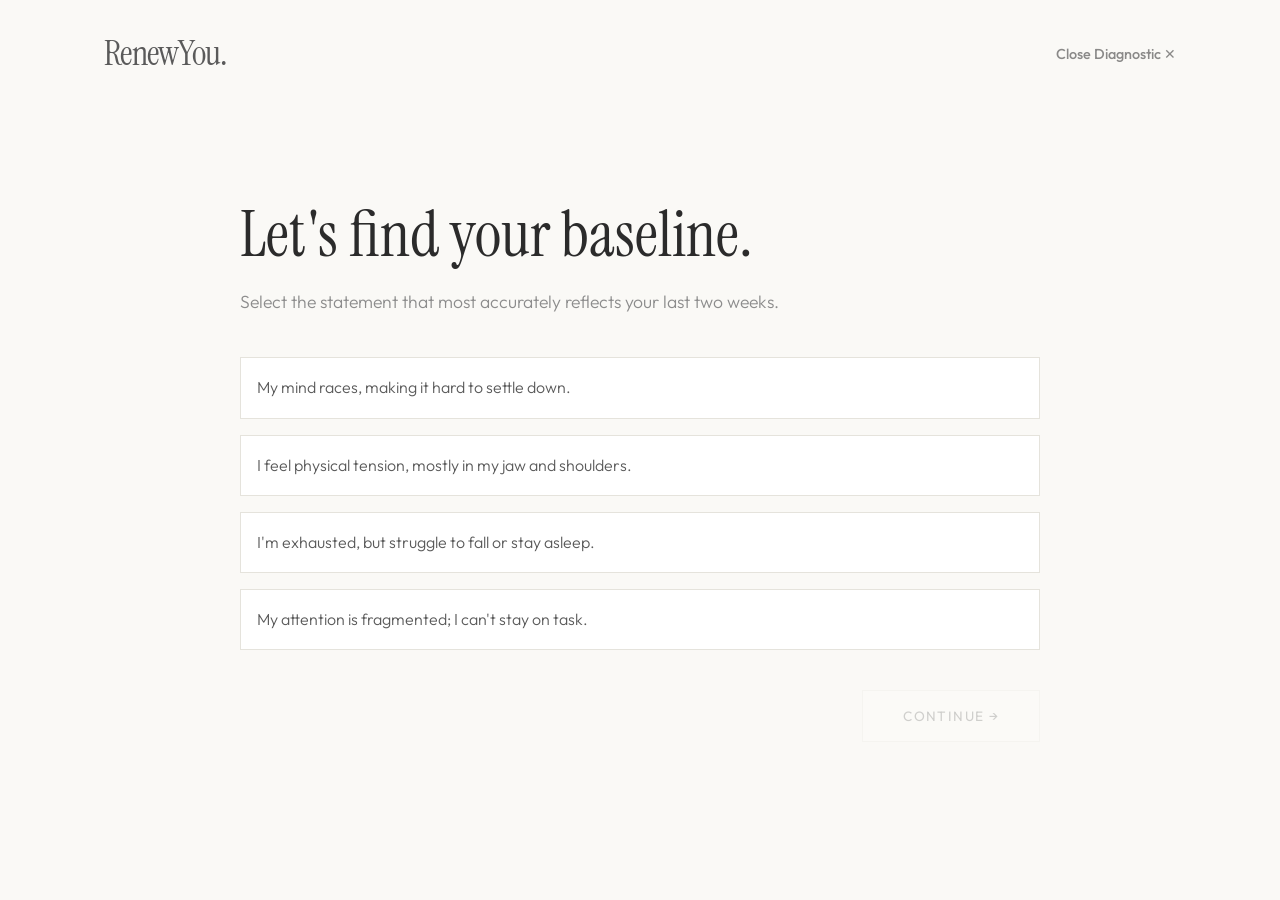
<file: quiz.html>
<!DOCTYPE html>
<html lang="en">

<head>
    <meta charset="UTF-8">
    <meta name="viewport" content="width=device-width, initial-scale=1.0">
    <title>Diagnostic — RenewYou</title>
    <link rel="stylesheet" href="global.css">
    <style>
        .quiz-page {
            min-height: 100vh;
            display: flex;
            flex-direction: column;
            background: var(--clr-bg);
            color: var(--clr-text);
        }

        .navbar.quiz-nav {
            background: transparent;
            box-shadow: none;
        }

        .navbar.quiz-nav * {
            color: var(--clr-text) !important;
        }

        .quiz-wrapper {
            flex-grow: 1;
            display: flex;
            align-items: center;
            justify-content: center;
            padding: var(--sp-xl) var(--sp-lg) var(--sp-md);
        }

        .quiz-card {
            width: 100%;
            max-width: 800px;
        }

        .quiz-step {
            display: none;
        }

        .quiz-step.active {
            display: block;
            animation: softFadeUp 0.8s var(--ease);
        }

        @keyframes softFadeUp {
            from {
                opacity: 0;
                transform: translateY(20px);
            }

            to {
                opacity: 1;
                transform: translateY(0);
            }
        }

        .quiz-step h3 {
            font-size: clamp(2.5rem, 5vw, 4rem);
            margin-bottom: var(--sp-sm);
            color: var(--clr-dark);
            font-weight: 500;
        }

        .quiz-step>p {
            font-size: 1.1rem;
            margin-bottom: var(--sp-lg);
            color: var(--clr-text-light);
            font-family: var(--ff-body);
        }

        .quiz-options {
            display: flex;
            flex-direction: column;
            gap: 1rem;
        }

        .quiz-option {
            padding: 1rem;
            border-radius: var(--radius);
            background: #fff;
            border: 1px solid var(--clr-border);
            font-size: 1rem;
            cursor: pointer;
            transition: var(--transition);
            display: flex;
            align-items: center;
            gap: 1rem;
        }

        .quiz-option:hover {
            background: rgba(255, 255, 255, 0.08);
            transform: translateY(-2px);
        }

        .quiz-option.selected {
            background: var(--clr-surface-alt);
            border-color: var(--clr-dark);
            color: var(--clr-dark);
            transform: translateY(-2px);
            box-shadow: var(--shadow-soft);
        }

        .quiz-controls {
            margin-top: var(--sp-lg);
            display: flex;
            justify-content: space-between;
        }

        .btn-quiz {
            background: #fff;
            color: var(--clr-dark);
            border-radius: var(--radius-sm);
            border: 1px solid var(--clr-border);
        }

        .btn-quiz:hover:not(:disabled) {
            background: var(--clr-surface-alt);
            color: var(--clr-dark);
            border-color: var(--clr-dark);
        }

        .btn-quiz:disabled {
            opacity: 0.2;
            cursor: not-allowed;
            pointer-events: none;
        }

        .btn-quiz-primary {
            background: var(--clr-accent);
            color: #fff;
        }

        .btn-quiz-primary:hover:not(:disabled) {
            background: var(--clr-accent-hover);
            color: #fff;
        }
    </style>
</head>

<body class="quiz-page">

    <!-- NAVBAR -->
    <nav class="navbar quiz-nav" id="navbar">
        <div class="nav-inner">
            <a href="index.html" class="nav-logo">RenewYou.</a>
            <a href="index.html" class="nav-links" style="font-weight:500; font-size:var(--fs-sm); opacity:0.7;">Close
                Diagnostic ✕</a>
        </div>
    </nav>

    <div class="quiz-wrapper container">
        <div class="quiz-card">

            <!-- Q1 -->
            <div class="quiz-step active" id="q1">
                <h3>Let's find your baseline.</h3>
                <p>Select the statement that most accurately reflects your last two weeks.</p>
                <div class="quiz-options">
                    <div class="quiz-option" data-category="anxiety" data-points="3">My mind races, making it hard to
                        settle down.</div>
                    <div class="quiz-option" data-category="stress" data-points="3">I feel physical tension, mostly in
                        my jaw and shoulders.</div>
                    <div class="quiz-option" data-category="sleep" data-points="3">I'm exhausted, but struggle to fall
                        or stay asleep.</div>
                    <div class="quiz-option" data-category="focus" data-points="3">My attention is fragmented; I can't
                        stay on task.</div>
                </div>
                <div class="quiz-controls">
                    <div></div>
                    <button class="btn btn-quiz" id="next1" disabled>Continue →</button>
                </div>
            </div>

            <!-- Q2 -->
            <div class="quiz-step" id="q2">
                <h3>How does your body respond?</h3>
                <p>Understanding physical cues helps us build the right protocol.</p>
                <div class="quiz-options">
                    <div class="quiz-option" data-category="stress" data-points="2">Frequent headaches and shallow
                        breathing.</div>
                    <div class="quiz-option" data-category="sleep" data-points="2">Heavy lethargy; I rely entirely on
                        caffeine.</div>
                    <div class="quiz-option" data-category="anxiety" data-points="2">An elevated heart rate or a knot in
                        my stomach.</div>
                    <div class="quiz-option" data-category="focus" data-points="2">Complete mental fog and decision
                        fatigue.</div>
                </div>
                <div class="quiz-controls">
                    <button class="btn btn-quiz" id="back2">← Back</button>
                    <button class="btn btn-quiz" id="next2" disabled>Continue →</button>
                </div>
            </div>

            <!-- Q3 -->
            <div class="quiz-step" id="q3">
                <h3>Identify the friction.</h3>
                <p>What is the primary trigger for this drain?</p>
                <div class="quiz-options">
                    <div class="quiz-option" data-category="focus" data-points="2">Noisy, disruption-heavy environments.
                    </div>
                    <div class="quiz-option" data-category="sleep" data-points="2">Screens and racing thoughts late at
                        night.</div>
                    <div class="quiz-option" data-category="stress" data-points="2">Too many responsibilities; no time
                        to recover.</div>
                    <div class="quiz-option" data-category="anxiety" data-points="2">Quiet moments where my thoughts
                        spiral.</div>
                </div>
                <div class="quiz-controls">
                    <button class="btn btn-quiz" id="back3">← Back</button>
                    <button class="btn btn-quiz" id="next3" disabled>Continue →</button>
                </div>
            </div>

            <!-- Q4 -->
            <div class="quiz-step" id="q4">
                <h3>Your desired state.</h3>
                <p>How do you want to feel at the end of a long day?</p>
                <div class="quiz-options">
                    <div class="quiz-option" data-category="sleep" data-points="3">Completely rested, ready to drift off
                        effortlessly.</div>
                    <div class="quiz-option" data-category="anxiety" data-points="3">Calm, grounded, with a quiet mind.
                    </div>
                    <div class="quiz-option" data-category="focus" data-points="3">Clear, focused, and present.</div>
                    <div class="quiz-option" data-category="stress" data-points="3">Physically relaxed, tension melted
                        away.</div>
                </div>
                <div class="quiz-controls">
                    <button class="btn btn-quiz" id="back4">← Back</button>
                    <button class="btn btn-quiz btn-quiz-primary" id="next4" disabled>Discover My Ritual</button>
                </div>
            </div>

        </div>
    </div>

    <script src="app.js"></script>
</body>

</html>
</file>
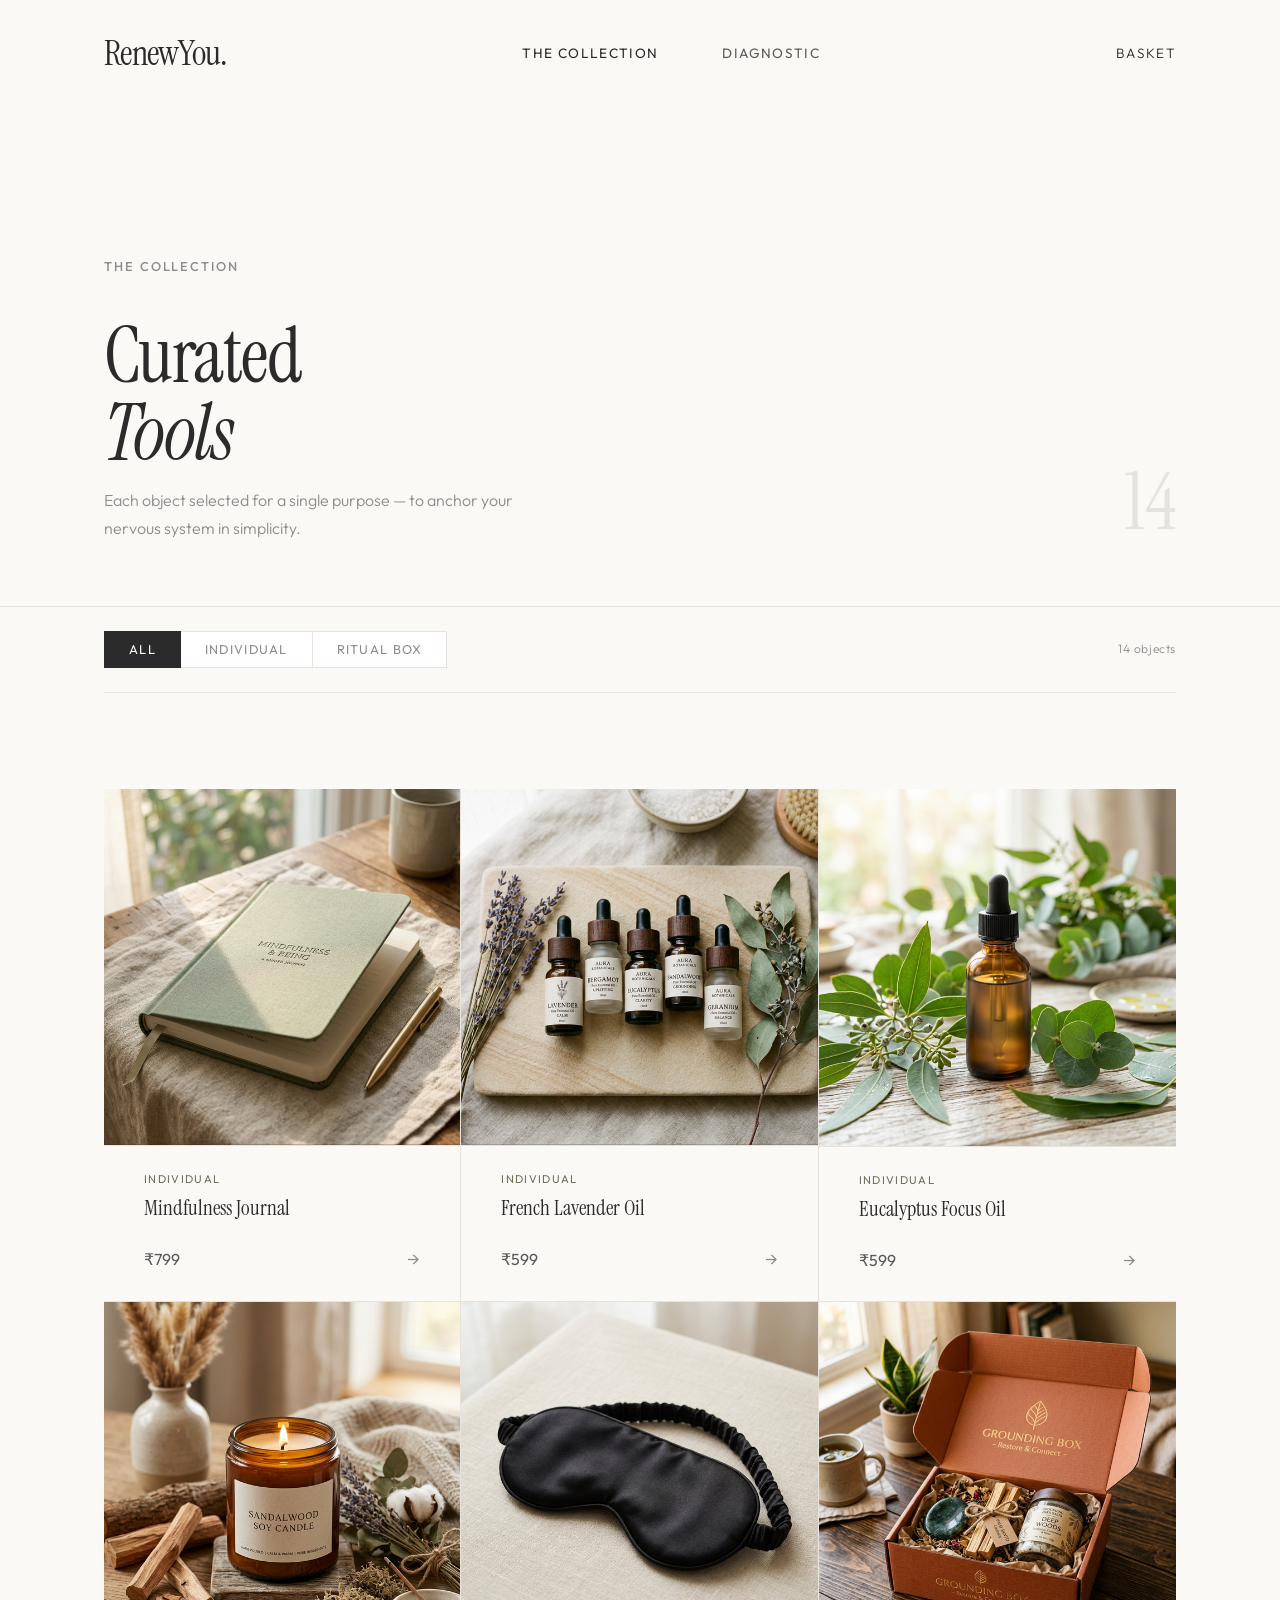
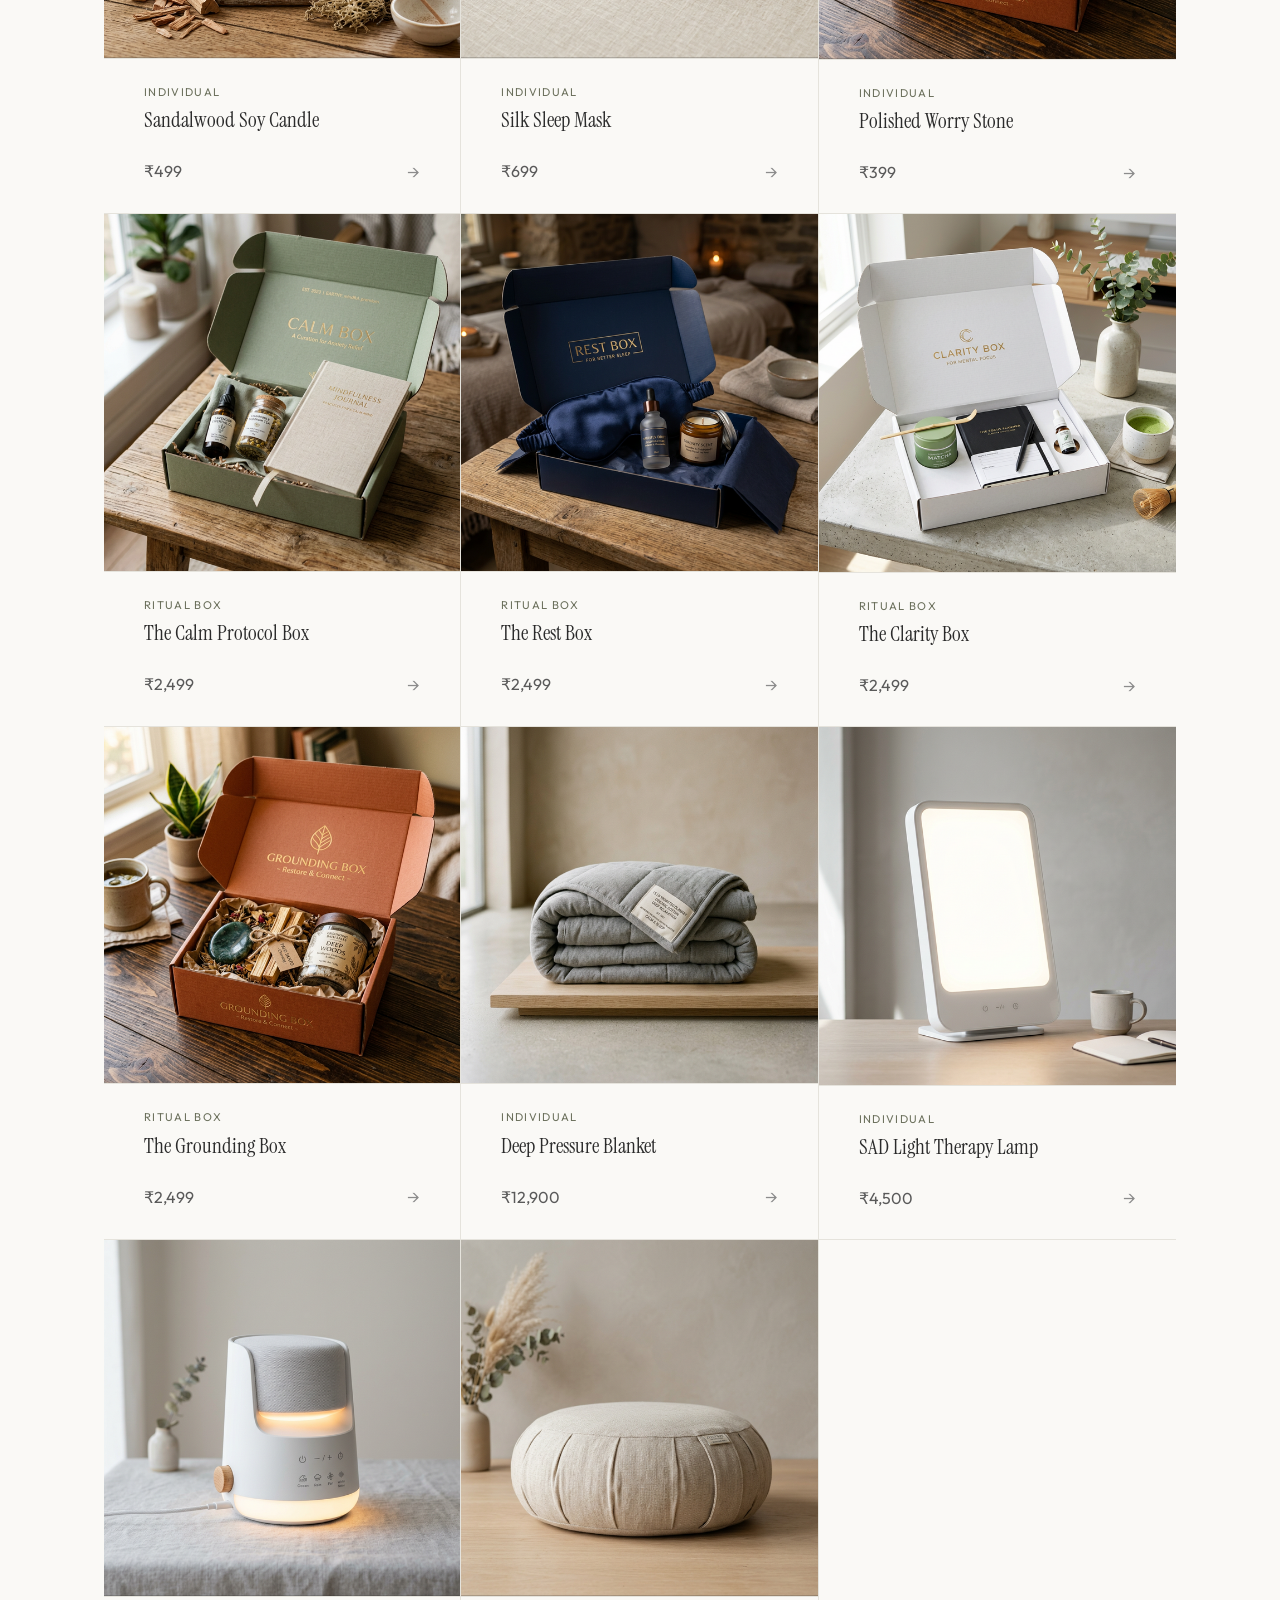
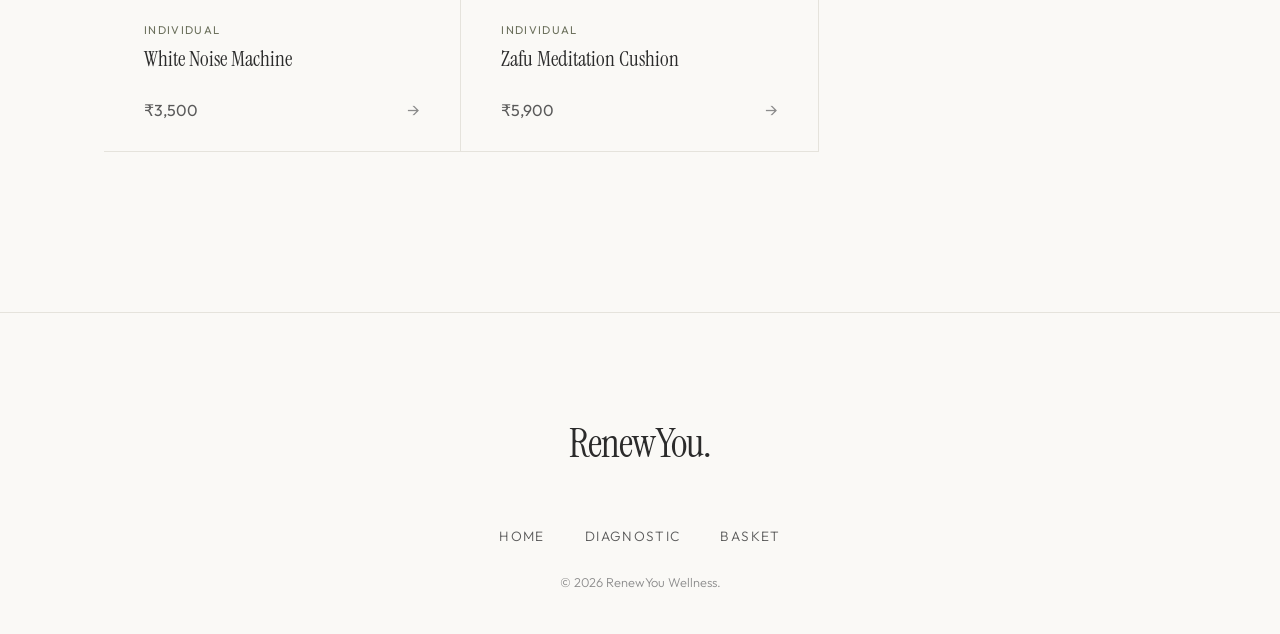
<file: shop.html>
<!DOCTYPE html>
<html lang="en">

<head>
    <meta charset="UTF-8">
    <meta name="viewport" content="width=device-width, initial-scale=1.0">
    <title>The Collection — RenewYou</title>
    <meta name="description"
        content="Explore the full RenewYou collection of curated mental wellness tools and subscription boxes.">
    <link rel="stylesheet" href="global.css">
    <style>
        body {
            background: var(--clr-bg);
        }

        /* ---- Shop Page Layout ---- */
        .shop-page {
            padding-top: 6rem;
            /* navbar height offset */
            min-height: 100vh;
        }

        /* ---- Hero Bar ---- */
        .shop-hero {
            padding: var(--sp-3xl) 0 var(--sp-xl);
            border-bottom: 1px solid var(--clr-border);
        }

        .shop-hero-inner {
            display: flex;
            align-items: flex-end;
            justify-content: space-between;
            gap: var(--sp-xl);
        }

        .shop-hero-left h1 {
            font-size: clamp(3rem, 6vw, 5.5rem);
            letter-spacing: -0.02em;
            line-height: 1;
        }

        .shop-hero-left p {
            font-size: 1rem;
            color: var(--clr-text-light);
            margin-top: var(--sp-sm);
            max-width: 420px;
        }

        .product-count {
            font-family: var(--ff-display);
            font-size: 5rem;
            color: var(--clr-border);
            line-height: 1;
            user-select: none;
        }

        @media(max-width: 768px) {
            .shop-hero-inner {
                flex-direction: column;
                align-items: flex-start;
                gap: var(--sp-md);
            }

            .product-count {
                display: none;
            }
        }

        /* ---- Filter Bar ---- */
        .filter-bar {
            display: flex;
            align-items: center;
            justify-content: space-between;
            padding: var(--sp-md) 0;
            border-bottom: 1px solid var(--clr-border);
            gap: var(--sp-lg);
        }

        .filter-pills {
            display: flex;
            gap: 0;
            flex-wrap: wrap;
        }

        .filter-pill {
            padding: 0.6rem 1.5rem;
            font-size: 0.8rem;
            font-weight: 400;
            text-transform: uppercase;
            letter-spacing: 0.1em;
            color: var(--clr-text-light);
            border: 1px solid var(--clr-border);
            margin-left: -1px;
            cursor: pointer;
            transition: var(--transition);
            background: #fff;
        }

        .filter-pill:first-child {
            margin-left: 0;
        }

        .filter-pill:hover {
            color: var(--clr-dark);
            border-color: var(--clr-dark);
            z-index: 1;
            position: relative;
        }

        .filter-pill.active {
            background: var(--clr-dark);
            color: #fff;
            border-color: var(--clr-dark);
            z-index: 1;
            position: relative;
        }

        .filter-count {
            font-size: 0.75rem;
            color: var(--clr-text-light);
            letter-spacing: 0.05em;
        }

        @media(max-width: 600px) {
            .filter-count {
                display: none;
            }
        }

        /* ---- Product Grid ---- */
        .shop-grid-wrapper {
            padding: var(--sp-2xl) 0 var(--sp-3xl);
        }

        .shop-grid {
            display: grid;
            grid-template-columns: repeat(3, 1fr);
            gap: 0;
        }

        @media(max-width: 992px) {
            .shop-grid {
                grid-template-columns: repeat(2, 1fr);
            }
        }

        @media(max-width: 600px) {
            .shop-grid {
                grid-template-columns: 1fr;
            }
        }

        /* ---- Product Card ---- */
        .shop-card {
            display: flex;
            flex-direction: column;
            border-right: 1px solid var(--clr-border);
            border-bottom: 1px solid var(--clr-border);
            background: var(--clr-bg);
            text-decoration: none;
            color: inherit;
            transition: background 0.3s var(--ease);
            position: relative;
            overflow: hidden;
        }

        .shop-card:nth-child(3n) {
            border-right: none;
        }

        @media(max-width: 992px) {
            .shop-card:nth-child(3n) {
                border-right: 1px solid var(--clr-border);
            }

            .shop-card:nth-child(2n) {
                border-right: none;
            }
        }

        @media(max-width: 600px) {
            .shop-card:nth-child(2n) {
                border-right: 1px solid var(--clr-border);
            }

            .shop-card {
                border-right: none;
            }
        }

        .shop-card:hover {
            background: #fff;
        }

        /* Image area */
        .shop-card-img {
            width: 100%;
            aspect-ratio: 1 / 1;
            overflow: hidden;
            background: var(--clr-surface-alt);
            position: relative;
        }

        .shop-card-img img {
            width: 100%;
            height: 100%;
            object-fit: cover;
            transition: transform 1.5s var(--ease);
        }

        .shop-card:hover .shop-card-img img {
            transform: scale(1.06);
        }

        /* Quick add - appears on hover */
        .shop-card-quick {
            position: absolute;
            bottom: 0;
            left: 0;
            right: 0;
            padding: 1rem;
            background: rgba(43, 43, 43, 0.9);
            color: #fff;
            text-align: center;
            font-size: 0.8rem;
            text-transform: uppercase;
            letter-spacing: 0.1em;
            transform: translateY(100%);
            transition: transform 0.4s var(--ease);
            cursor: pointer;
        }

        .shop-card:hover .shop-card-quick {
            transform: translateY(0);
        }

        /* Info area */
        .shop-card-info {
            padding: var(--sp-md) var(--sp-lg);
            display: flex;
            flex-direction: column;
            gap: 0.4rem;
            flex-grow: 1;
            border-top: 1px solid var(--clr-border);
        }

        .shop-card-label {
            font-size: 0.7rem;
            text-transform: uppercase;
            letter-spacing: 0.12em;
            color: var(--clr-accent);
            font-weight: 400;
        }

        .shop-card-title {
            font-family: var(--ff-display);
            font-size: 1.3rem;
            font-weight: 400;
            color: var(--clr-dark);
            line-height: 1.2;
        }

        .shop-card-footer {
            display: flex;
            align-items: center;
            justify-content: space-between;
            margin-top: var(--sp-sm);
        }

        .shop-card-price {
            font-family: var(--ff-body);
            font-size: 1rem;
            font-weight: 400;
            color: var(--clr-text);
        }

        .shop-card-arrow {
            font-size: 1.2rem;
            color: var(--clr-text-light);
            transition: transform 0.3s var(--ease);
        }

        .shop-card:hover .shop-card-arrow {
            transform: translateX(4px);
            color: var(--clr-dark);
        }

        /* No results */
        .no-results {
            grid-column: 1 / -1;
            text-align: center;
            padding: var(--sp-3xl) 0;
            color: var(--clr-text-light);
            font-size: 1.1rem;
        }
    </style>
</head>

<body class="shop-page">

    <!-- NAVBAR -->
    <nav class="navbar scrolled" id="navbar">
        <div class="nav-inner">
            <a href="index.html" class="nav-logo">RenewYou.</a>
            <div class="nav-links desktop-only">
                <a href="shop.html" style="color:var(--clr-dark);">The Collection</a>
                <a href="quiz.html">Diagnostic</a>
            </div>
            <a href="cart.html" class="nav-cart">
                <span>Basket</span>
                <span class="cart-badge" id="cartBadge"></span>
            </a>
        </div>
    </nav>

    <!-- SHOP HERO -->
    <header class="shop-hero">
        <div class="container shop-hero-inner">
            <div class="shop-hero-left">
                <span class="section-label">The Collection</span>
                <h1>Curated<br><em>Tools</em></h1>
                <p>Each object selected for a single purpose — to anchor your nervous system in simplicity.</p>
            </div>
            <div class="product-count" id="productCountDisplay">00</div>
        </div>
    </header>

    <!-- FILTER BAR -->
    <div class="container">
        <div class="filter-bar" id="filterTabs">
            <div class="filter-pills">
                <button class="filter-tab filter-pill active" data-filter="all">All</button>
                <button class="filter-tab filter-pill" data-filter="item">Individual</button>
                <button class="filter-tab filter-pill" data-filter="box">Ritual Box</button>
            </div>
            <span class="filter-count" id="filterCountLabel"></span>
        </div>
    </div>

    <!-- PRODUCT GRID -->
    <div class="shop-grid-wrapper">
        <div class="container">
            <div class="shop-grid" id="brutalistShopGrid">
                <!-- Rendered by app.js -->
            </div>
        </div>
    </div>

    <!-- FOOTER -->
    <footer class="footer">
        <div class="footer-inner container">
            <div class="nav-logo">RenewYou.</div>
            <div
                style="display:flex; gap:var(--sp-lg); margin:var(--sp-md) 0; font-size:0.85rem; text-transform:uppercase; letter-spacing:0.1em;">
                <a href="index.html">Home</a>
                <a href="quiz.html">Diagnostic</a>
                <a href="cart.html">Basket</a>
            </div>
            <p style="font-size:var(--fs-xs); color:var(--clr-text-light);">© 2026 RenewYou Wellness.</p>
        </div>
    </footer>

    <!-- app.js renders the shop grid and handles filters -->
    <script src="app.js"></script>
</body>

</html>
</file>
<file: global.css>
/* ============================================
   RenewYou V11 — Ultra Minimalist Wellness
   ============================================ */
@import url('https://fonts.googleapis.com/css2?family=Instrument+Serif:ital@0;1&family=Outfit:wght@300;400;500&display=swap');

:root {
    /* Earthy, Calming, Minimal Palette */
    --clr-bg: #FAF9F6;
    /* Off-white pearl */
    --clr-surface: #FFFFFF;
    --clr-surface-alt: #F0EFEA;
    /* Soft sand */
    --clr-border: #E5E3DC;

    /* Accents - Olive/Sage */
    --clr-accent: #6B705C;
    --clr-accent-hover: #5A5E4D;

    /* Text */
    --clr-dark: #2B2B2B;
    --clr-text: #5A5A5A;
    --clr-text-light: #8C8C8C;

    /* Typography */
    --ff-display: 'Instrument Serif', Georgia, serif;
    --ff-body: 'Outfit', -apple-system, sans-serif;

    --fs-display: clamp(3rem, 7vw, 6.5rem);
    --fs-h1: clamp(2.2rem, 5vw, 4rem);
    --fs-h2: clamp(1.6rem, 3.5vw, 2.5rem);
    --fs-h3: clamp(1.2rem, 2vw, 1.6rem);
    --fs-body: 1.05rem;
    --fs-sm: 0.9rem;
    --fs-xs: 0.8rem;

    /* Spacing */
    --sp-xs: 0.5rem;
    --sp-sm: 1rem;
    --sp-md: 1.5rem;
    --sp-lg: 2.5rem;
    --sp-xl: 4rem;
    --sp-2xl: 6rem;
    --sp-3xl: 10rem;

    /* Shape & Depth - Extremely flat and plain */
    --radius-sm: 0px;
    --radius: 0px;
    --radius-lg: 0px;
    --radius-pill: 0px;

    /* Shadows - Almost non-existent for flatness */
    --shadow-soft: 0 4px 20px rgba(0, 0, 0, 0.02);
    --shadow-hover: 0 10px 30px rgba(0, 0, 0, 0.04);

    --ease: cubic-bezier(0.4, 0, 0.2, 1);
    --transition: all 0.4s var(--ease);
}

/* Reset */
*,
*::before,
*::after {
    margin: 0;
    padding: 0;
    box-sizing: border-box;
}

html {
    scroll-behavior: smooth;
    font-size: 16px;
    background: var(--clr-bg);
}

body {
    font-family: var(--ff-body);
    font-weight: 300;
    color: var(--clr-text);
    background: var(--clr-bg);
    line-height: 1.7;
    overflow-x: hidden;
    -webkit-font-smoothing: antialiased;
}

::-webkit-scrollbar {
    width: 6px;
}

::-webkit-scrollbar-track {
    background: var(--clr-bg);
}

::-webkit-scrollbar-thumb {
    background: var(--clr-border);
}

img,
video {
    max-width: 100%;
    display: block;
    object-fit: cover;
}

a {
    text-decoration: none;
    color: inherit;
    transition: var(--transition);
}

ul {
    list-style: none;
}

button {
    font-family: var(--ff-body);
    cursor: pointer;
    border: none;
    background: none;
    font-size: inherit;
}

/* Typography */
h1,
h2,
h3,
h4,
.display-txt {
    font-family: var(--ff-display);
    color: var(--clr-dark);
    line-height: 1.15;
    font-weight: 400;
}

p {
    color: var(--clr-text);
}

/* Layout */
.container {
    width: 100%;
    max-width: 1200px;
    margin: 0 auto;
    padding: 0 var(--sp-xl);
}

@media(max-width: 768px) {
    .container {
        padding: 0 var(--sp-md);
    }
}

.section {
    padding: var(--sp-3xl) 0;
}

.section-label {
    font-family: var(--ff-body);
    font-size: var(--fs-xs);
    text-transform: uppercase;
    letter-spacing: 0.15em;
    font-weight: 500;
    color: var(--clr-text-light);
    margin-bottom: var(--sp-lg);
    display: block;
}

/* Reveal Animations */
/* reveal — just visible, no animation */
.reveal {
    opacity: 1;
    transform: none;
}

/* ===================
   NAVBAR
   =================== */
.navbar {
    position: fixed;
    top: 0;
    left: 0;
    width: 100%;
    z-index: 1000;
    transition: var(--transition);
    background: transparent;
    padding: var(--sp-md) 0;
}

.navbar.scrolled {
    background: rgba(250, 249, 246, 0.95);
    backdrop-filter: blur(10px);
    border-bottom: 1px solid var(--clr-border);
    padding: var(--sp-sm) 0;
}

.nav-inner {
    display: flex;
    align-items: center;
    justify-content: space-between;
    max-width: 1200px;
    margin: 0 auto;
    padding: 0 var(--sp-xl);
}

@media(max-width: 768px) {
    .nav-inner {
        padding: 0 var(--sp-md);
    }
}

.nav-logo {
    font-family: var(--ff-display);
    font-size: 2.2rem;
    font-weight: 400;
    color: var(--clr-dark);
    letter-spacing: -0.02em;
}

.nav-links {
    display: flex;
    align-items: center;
    gap: var(--sp-xl);
}

.nav-links a {
    font-size: 0.85rem;
    font-weight: 400;
    text-transform: uppercase;
    letter-spacing: 0.1em;
    color: var(--clr-text);
    transition: var(--transition);
}

.nav-links a:hover {
    color: var(--clr-dark);
}

.nav-cart {
    position: relative;
    display: flex;
    align-items: center;
    gap: 0.5rem;
    text-transform: uppercase;
    font-size: 0.85rem;
    letter-spacing: 0.1em;
    color: var(--clr-dark);
}

.cart-badge {
    background: var(--clr-dark);
    color: #FFF;
    font-size: 0.7rem;
    height: 18px;
    min-width: 18px;
    display: flex;
    align-items: center;
    justify-content: center;
    border-radius: 50%;
    font-weight: 400;
    padding: 0 4px;
}

.cart-badge:empty,
.cart-badge[data-count="0"] {
    display: none;
}

/* ===================
   BUTTONS (Ultra Minimal)
   =================== */
.btn {
    display: inline-flex;
    align-items: center;
    justify-content: center;
    padding: 1rem 2.5rem;
    font-size: 0.85rem;
    font-weight: 400;
    text-transform: uppercase;
    letter-spacing: 0.1em;
    border-radius: 0;
    transition: var(--transition);
    cursor: pointer;
}

.btn-fill {
    background: var(--clr-accent);
    color: #fff;
    border: 1px solid var(--clr-accent);
}

.btn-fill:hover {
    background: var(--clr-dark);
    border-color: var(--clr-dark);
}

.btn-outline {
    background: transparent;
    color: var(--clr-dark);
    border: 1px solid var(--clr-dark);
}

.btn-outline:hover {
    background: var(--clr-dark);
    color: #fff;
}

.btn-accent {
    background: var(--clr-dark);
    color: #fff;
    border: 1px solid var(--clr-dark);
}

.btn-accent:hover {
    background: var(--clr-accent);
    border-color: var(--clr-accent);
}

.btn-block {
    width: 100%;
}

.btn-lg {
    padding: 1.2rem 3rem;
    font-size: 0.9rem;
}

/* Toast Notification */
#ryToast {
    border-radius: 0 !important;
    border: 1px solid var(--clr-border) !important;
    background: var(--clr-dark) !important;
    color: #fff !important;
    font-weight: 400 !important;
    padding: 1rem 2rem !important;
    box-shadow: var(--shadow-hover) !important;
}

/* ===================
   FOOTER
   =================== */
.footer {
    padding: var(--sp-2xl) 0 var(--sp-lg);
    background: var(--clr-bg);
    border-top: 1px solid var(--clr-border);
}

.footer-inner {
    display: flex;
    flex-direction: column;
    align-items: center;
    text-align: center;
}

.footer .nav-logo {
    color: var(--clr-dark);
    font-size: 2.5rem;
    margin-bottom: var(--sp-md);
}

/* ===================
   MARQUEE
   =================== */
.marquee-wrapper {
    overflow: hidden;
    white-space: nowrap;
    padding: var(--sp-md) 0;
    display: flex;
    background: var(--clr-surface-alt);
    color: var(--clr-dark);
    border-top: 1px solid var(--clr-border);
    border-bottom: 1px solid var(--clr-border);
}

.marquee-content {
    display: inline-flex;
    animation: marquee 35s linear infinite;
    gap: var(--sp-xl);
    font-family: var(--ff-body);
    font-size: 0.8rem;
    font-weight: 400;
    letter-spacing: 0.15em;
    text-transform: uppercase;
}

.marquee-content span::after {
    content: '—';
    margin-left: var(--sp-xl);
    color: var(--clr-text-light);
}

@keyframes marquee {
    from {
        transform: translateX(0);
    }

    to {
        transform: translateX(-50%);
    }
}

@media(max-width:768px) {
    .nav-links.desktop-only {
        display: none;
    }
}
</file>
